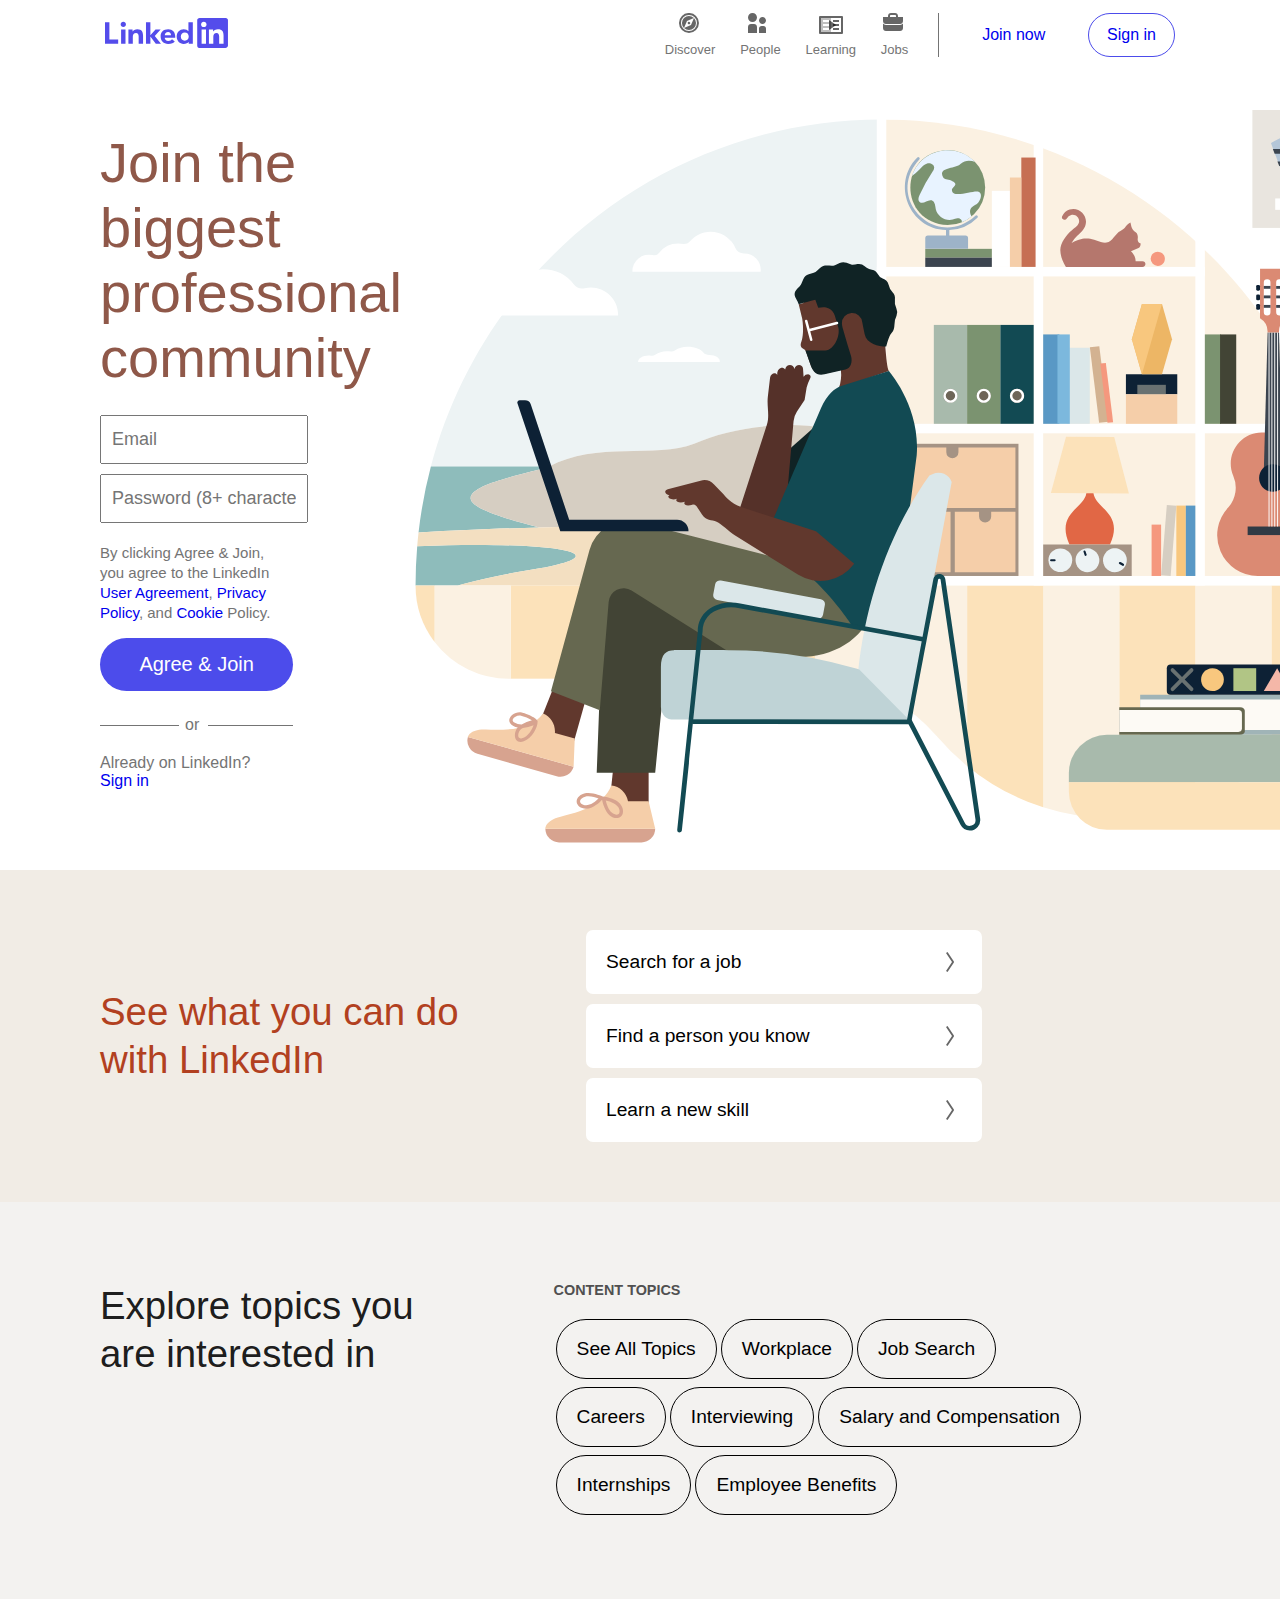
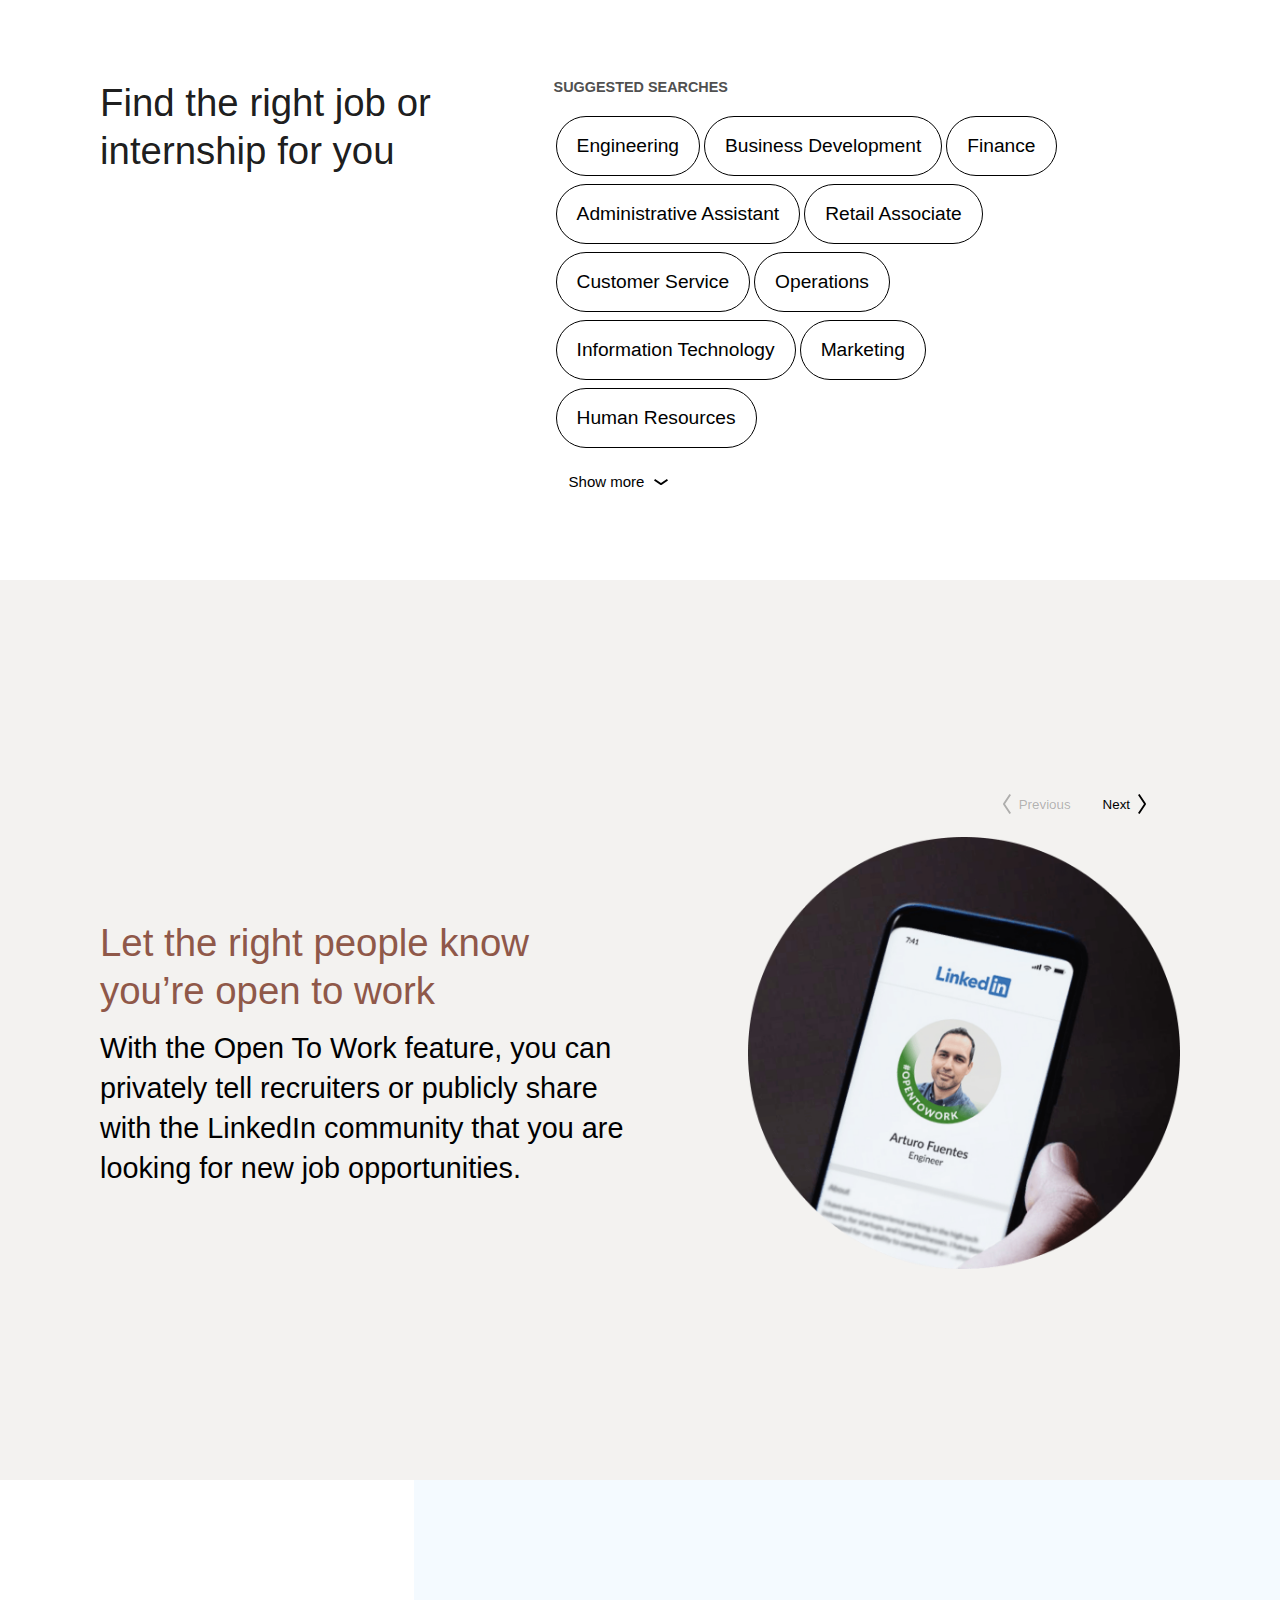
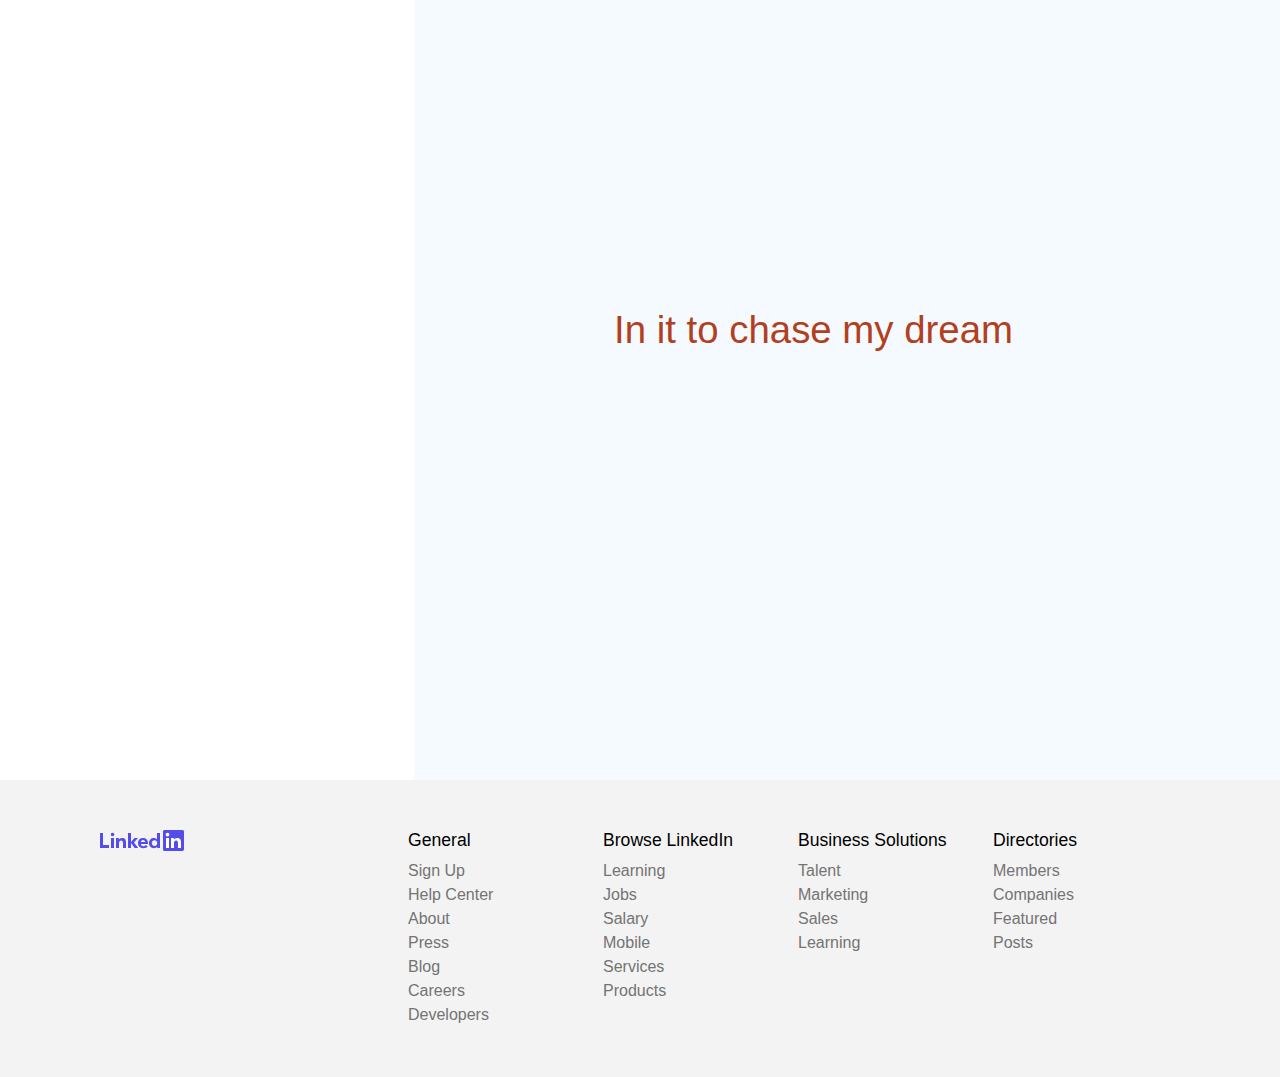
<file: linkedIn/index.html>
<!DOCTYPE html>
<html lang="en">
<head>
    <meta charset="UTF-8" />
    <meta http-equiv="X-UA-Compatible" content="IE=edge" />
    <meta name="viewport" content="width=device-width, initial-scale=1.0" />
    <link rel="preconnect" href="https://fonts.googleapis.com">
    <link rel="preconnect" href="https://fonts.gstatic.com" crossorigin>
    <link href="https://fonts.googleapis.com/css2?family=Montserrat:wght@700&display=swap" rel="stylesheet">
    <link rel="stylesheet" href="style.css">
    <title>LinkedIn</title>
</head>
<body>
    <header>
        <nav class="navbar">
          <ul class="nav_list">
            <!-- <li class="nav_list_item logo">Linked<span>in</span></li> -->
            <li class="nav_list_item logo"><img src="./assets/svg/logoA.svg" width="23%" alt="linkedin"></li>
            <li class="nav_list_item items">
              <svg xmlns:xlink="http://www.w3.org/1999/xlink" xmlns="http://www.w3.org/2000/svg" width="24" height="24"
                fill="none" focusable="false" class="lazy-loaded">
                <path
                  d="M18.07 2.93A10 10 0 1 0 3.926 17.07 10 10 0 0 0 18.07 2.93ZM5.34 15.66A8 8 0 1 1 16.66 4.353 8 8 0 0 1 5.34 15.66ZM9 8l-3 7a7 7 0 1 1 9.9-9.9L9 8Zm1.12 2.88a1.24 1.24 0 1 1 1.76-1.747 1.24 1.24 0 0 1-1.76 1.747ZM15.95 15A7 7 0 0 1 6 15l7-3 2.95-6.95a7 7 0 0 1 0 9.95Z"
                  fill="#000000" fill-opacity="0.6"></path>
              </svg>
              <span>
                Discover
              </span>
            </li>
            <li class="nav_list_item items">
              <svg xmlns="http://www.w3.org/2000/svg" width="24" height="24" fill="none" focusable="true" class="">
                <path
                  d="M9 14v6H0v-6c0-1.7 1.3-3 3-3h3c1.7 0 3 1.3 3 3Zm5.5-3c1.9 0 3.5-1.6 3.5-3.5S16.4 4 14.5 4 11 5.6 11 7.5s1.6 3.5 3.5 3.5Zm1 2h-2c-1.4 0-2.5 1.1-2.5 2.5V20h7v-4.5c0-1.4-1.1-2.5-2.5-2.5ZM4.5 0C2 0 0 2 0 4.5S2 9 4.5 9 9 7 9 4.5 7 0 4.5 0Z"
                  fill="#000000" fill-opacity="0.6"></path>
              </svg>
              <span>
                People
              </span>
            </li>
            <li class="nav_list_item items">
              <svg xmlns="http://www.w3.org/2000/svg" width="24" height="24" fill="none" focusable="false" class="lazy-loaded">
                <path fill-rule="evenodd" clip-rule="evenodd"
                  d="M23 3H1a1 1 0 0 0-1 1v16a1 1 0 0 0 1 1h22a1 1 0 0 0 1-1V4a1 1 0 0 0-1-1ZM2 19h20V5H2v14Z"
                  fill="#000000" fill-opacity="0.6"></path>
                <path fill-rule="evenodd" clip-rule="evenodd" d="M4 9h6V7H4v2Zm0 4h6v-2H4v2Zm0 4h6v-2H4v2Zm-2 2h10V5H2v14Z"
                  fill="#000000" fill-opacity="0.25"></path>
                <path fill-rule="evenodd" clip-rule="evenodd" d="M14 9h6V7h-6v2Zm0 4h6v-2h-6v2Zm6 4h-6v-2h6v2Z" fill="#000000"
                  fill-opacity="0.6"></path>
                <path fill-rule="evenodd" clip-rule="evenodd"
                  d="M10 7.534v8.933a.28.28 0 0 0 .439.23l6.433-4.436A.307.307 0 0 0 17 12a.305.305 0 0 0-.128-.26l-6.433-4.437a.28.28 0 0 0-.439.23Z"
                  fill="#000000" fill-opacity="0.6"></path>
              </svg>
              <span>
                Learning
              </span>
            </li>
            <li class="nav_list_item items items-n">
              <svg xmlns="http://www.w3.org/2000/svg" width="24" height="24" fill="none" focusable="false" class="lazy-loaded">
                <path
                  d="M15 4V3c0-1.7-1.3-3-3-3H8C6.3 0 5 1.3 5 3v1H0v4c0 1.7 1.3 3 3 3h14c1.7 0 3-1.3 3-3V4h-5ZM7 3c0-.6.4-1 1-1h4c.6 0 1 .4 1 1v1H7V3Zm10 9c1.2 0 2.3-.5 3-1.4V15c0 1.7-1.3 3-3 3H3c-1.7 0-3-1.3-3-3v-4.4c.7.9 1.8 1.4 3 1.4h14Z"
                  fill="#000000" fill-opacity="0.6"></path>
              </svg>
              <span>
                Jobs
              </span>
            </li>
            <li class="nav_list_item btn"><a href="join.html">Join now</a></li>
            <li class="nav_list_item btn-sign"><a href="sign-in.html">Sign in</a></li>
          </ul>
        </nav>
      </header>
      <main>
        <section class="hero">
          <div class="hero_content">
            <h1 class="hero_head">Join the biggest professional community</h1>
            <form class="hero_form">
              <input type="email" name="email" id="email" placeholder="Email">
              <input type="password" name="password" id="password" placeholder="Password (8+ characters)">
              <p class="form_t-c">By clicking Agree & Join, you agree to the LinkedIn <a href="#">User Agreement</a>, <a
                  href="#">Privacy
                  Policy</a>, and <a href="#">Cookie</a>
                Policy.
              </p>
              <button class="form_btn" type="submit">Agree & Join</button>
            </form>
            <p class="form_alter">or &nbsp;</p>
            <div style="width: 60%; display: flex; justify-content: center;">
              <p class="form_login">Already on LinkedIn? <a href="sign-in.html">Sign in</a></p>
            </div>
          </div>
          <img src="./assets/svg/dxf91zhqd2z6b0bwg85ktm5s4.svg" alt="hero" class="hero_img">
        </section>
        <section class="what-to-do">
          <h1 class="what-to-do_head">See what you can do<br />with LinkedIn</h1>
          <div class="what-to-do_cta">
            <div class="what-to-do_btn">
              Search for a job
              <svg xmlns="http://www.w3.org/2000/svg" width="24" height="24" class="artdeco-icon lazy-loaded" focusable="false">
                <path d="M14 12L8 3.06 9.55 2l6.19 9.15a1.5 1.5 0 010 1.69L9.55 22 8 20.94z" fill="rgba(0, 0, 0, 0.6)">
                </path>
              </svg>
            </div>
            <div class="what-to-do_btn">
              Find a person you know
              <svg xmlns="http://www.w3.org/2000/svg" width="24" height="24" class="artdeco-icon lazy-loaded" focusable="false">
                <path d="M14 12L8 3.06 9.55 2l6.19 9.15a1.5 1.5 0 010 1.69L9.55 22 8 20.94z" fill="rgba(0, 0, 0, 0.6)">
                </path>
              </svg>
            </div>
            <div class="what-to-do_btn">
              Learn a new skill
              <svg xmlns="http://www.w3.org/2000/svg" width="24" height="24" class="artdeco-icon lazy-loaded" focusable="false">
                <path d="M14 12L8 3.06 9.55 2l6.19 9.15a1.5 1.5 0 010 1.69L9.55 22 8 20.94z" fill="rgba(0, 0, 0, 0.6)">
                </path>
              </svg>
            </div>
          </div>
          </section>
          <section class="explore">
            <h1 class="explore_head">Explore topics you<br />are interested in</h1>
            <div class="explore_cta">
              <p>CONTENT TOPICS</p>
              <div>
                <a href="#" class="explore_btn">See All Topics</a>
                <a href="#" class="explore_btn">Workplace</a>
                <a href="#" class="explore_btn">Job Search</a>
                <a href="#" class="explore_btn">Careers</a>
                <a href="#" class="explore_btn">Interviewing</a>
                <a href="#" class="explore_btn">Salary and Compensation</a>
                <a href="#" class="explore_btn">Internships</a>
                <a href="#" class="explore_btn">Employee Benefits</a>
              </div>
            </div>
          </section>
          <section class="jobs">
            <h1 class="jobs_head">Find the right job or<br />internship for you</h1>
            <div class="jobs_cta">
              <p>SUGGESTED SEARCHES</p>
              <div>
                <a href="#" class="jobs_btn">Engineering</a>
                <a href="#" class="jobs_btn">Business Development</a>
                <a href="#" class="jobs_btn">Finance</a>
                <a href="#" class="jobs_btn">Administrative Assistant</a>
                <a href="#" class="jobs_btn">Retail Associate</a>
                <a href="#" class="jobs_btn">Customer Service</a>
                <a href="#" class="jobs_btn">Operations</a>
                <a href="#" class="jobs_btn">Information Technology</a>
                <a href="#" class="jobs_btn">Marketing</a>
                <a href="#" class="jobs_btn">Human Resources</a>
              </div>
              <button class="jobs_more">
                Show more&nbsp;&nbsp;
                <svg xmlns="http://www.w3.org/2000/svg" width="16" height="16" preserveAspectRatio="xMinYMin meet"
                  focusable="false" class="lazy-loaded">
                  <path d="M8 9l5.93-4L15 6.54l-6.15 4.2a1.5 1.5 0 01-1.69 0L1 6.54 2.07 5z" fill="currentColor"></path>
                </svg>
              </button>
            </div>
          </section>
          <section class="testimonial">
            <div class="test_controll">
              <button class="test-controll_left" disabled>
                <svg xmlns="http://www.w3.org/2000/svg" xmlns:xlink="http://www.w3.org/1999/xlink" version="1.1"
                  viewBox="0 0 24 24" width="24px" height="24px" x="0" y="0" preserveAspectRatio="xMinYMin meet"
                  class="artdeco-icon lazy-loaded" focusable="false">
                  <path d="M10,12l6,8.94L14.45,22,8.26,12.85a1.5,1.5,0,0,1,0-1.69L14.45,2,16,3.06Z" class="large-icon"
                    style="fill: currentColor"></path>
                </svg>
                Previous
              </button>
              <button class="test-controll_right">
                Next
                <svg xmlns="http://www.w3.org/2000/svg" xmlns:xlink="http://www.w3.org/1999/xlink" version="1.1"
                  viewBox="0 0 24 24" width="24px" height="24px" x="0" y="0" preserveAspectRatio="xMinYMin meet"
                  class="artdeco-icon lazy-loaded" focusable="false">
                  <path d="M14,12L8,3.06,9.55,2l6.19,9.15a1.5,1.5,0,0,1,0,1.69L9.55,22,8,20.94Z" class="large-icon"
                    style="fill: currentColor"></path>
                </svg>
              </button>
            </div>
            <div class="test">
              <div class="test_content">
                <h2>Let the right people know you’re open to work</h2>
                <h3>With the Open To Work feature, you can privately tell recruiters or publicly share with the LinkedIn
                  community
                  that you
                  are looking for new job opportunities.</h3>
              </div>
              <img src="./assets/img/testImg.png" class="test_profile"></img>
            </div>
          </section>
          <section class="dream">
            <div class="dream_show">
              <iframe src="https://www.youtube.com/embed/IlYUUN8rL_Y" frameborder="0"></iframe>
            </div>
            <div class="dream_content">
              <h2>In it to chase my dream</h2>
            </div>
          </section>
      </main>
      <footer>
        <div class="footer_logo">
          <img src="./assets/svg/logo.svg" alt="hero">
        </div>
        <div class="footer_general">
          <p>General</p>
          <a href="#">Sign Up</a>
          <a href="#">Help Center</a>
          <a href="#">About</a>
          <a href="#">Press</a>
          <a href="#">Blog</a>
          <a href="#">Careers</a>
          <a href="#">Developers</a>
        </div>
        <div class="footer_browse">
          <p>Browse LinkedIn</p>
          <a href="#">Learning</a>
          <a href="#">Jobs</a>
          <a href="#">Salary</a>
          <a href="#">Mobile</a>
          <a href="#">Services</a>
          <a href="#">Products</a>
        </div>
        <div class="footer_business">
          <p>Business Solutions</p>
          <a href="#">Talent</a>
          <a href="#">Marketing</a>
          <a href="#">Sales</a>
          <a href="#">Learning</a>
        </div>
        <div class="footer_directories">
          <p>Directories</p>
          <a href="#">Members</a>
          <a href="#">Companies</a>
          <a href="#">Featured</a>
          <a href="#">Posts</a>
        </div>
      </footer>
</body>
</html>
</file>
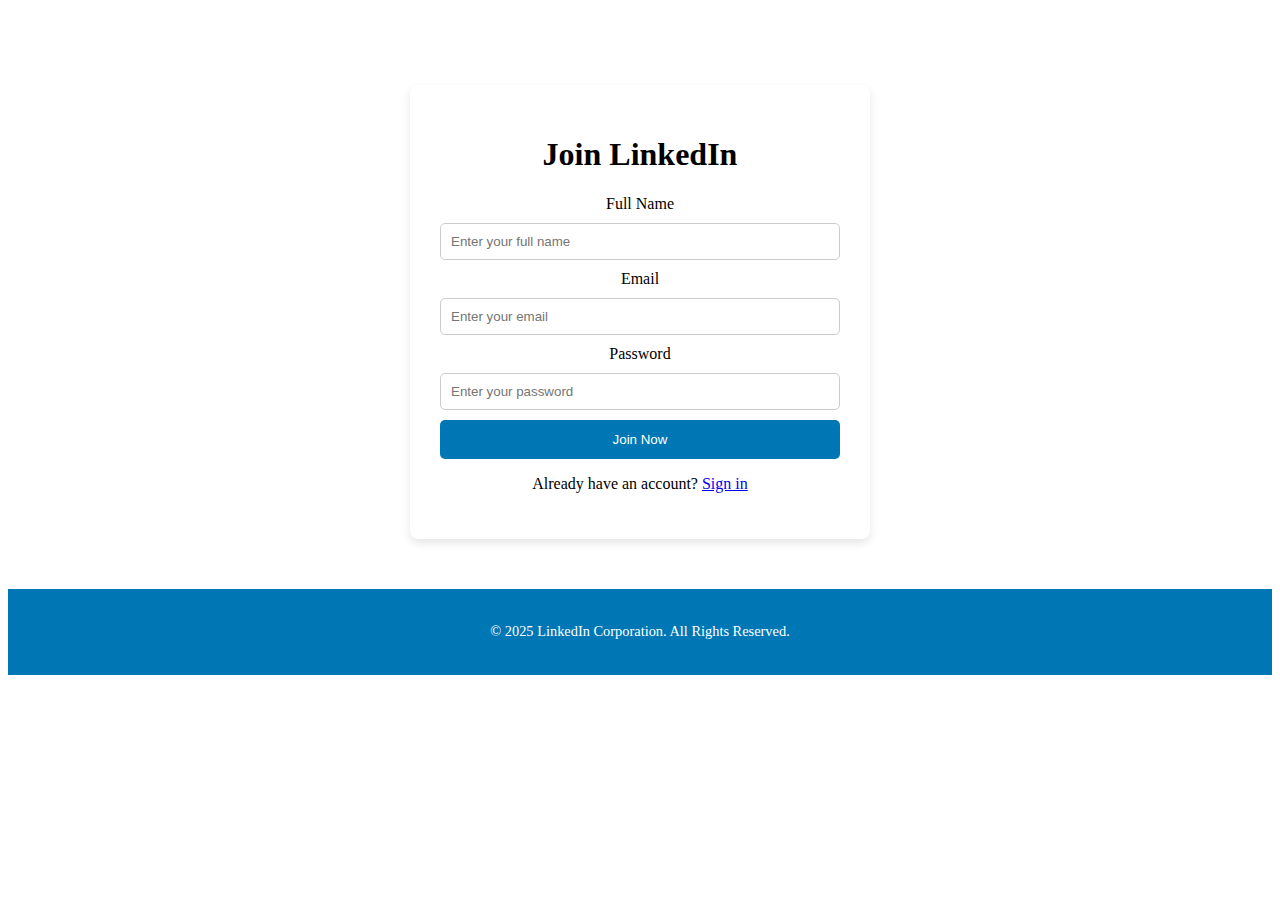
<file: linkedIn/join.html>
<!DOCTYPE html>
<html lang="en">
<head>
    <meta charset="UTF-8">
    <meta name="viewport" content="width=device-width, initial-scale=1.0">
    <title>Join Us | LinkedIn</title>
    <link rel="stylesheet" href="join-sign.css">
</head>
<body>
    <header>
        <nav>
            <div class="logo">
                <a href="index.html">LinkedIn</a>
            </div>
        </nav>
    </header>

    <section class="auth-section">
        <div class="auth-container">
            <h1>Join LinkedIn</h1>
            <form action="" method="post">
                <label for="name">Full Name</label>
                <input type="text" id="name" name="name" required placeholder="Enter your full name">

                <label for="email">Email</label>
                <input type="email" id="email" name="email" required placeholder="Enter your email">

                <label for="password">Password</label>
                <input type="password" id="password" name="password" required placeholder="Enter your password">
                
                <button type="submit">Join Now</button>
            </form>
            <p>Already have an account? <a href="sign-in.html">Sign in</a></p>
        </div>
    </section>

    <footer>
        <p>&copy; 2025 LinkedIn Corporation. All Rights Reserved.</p>
    </footer>
</body>
</html>
</file>
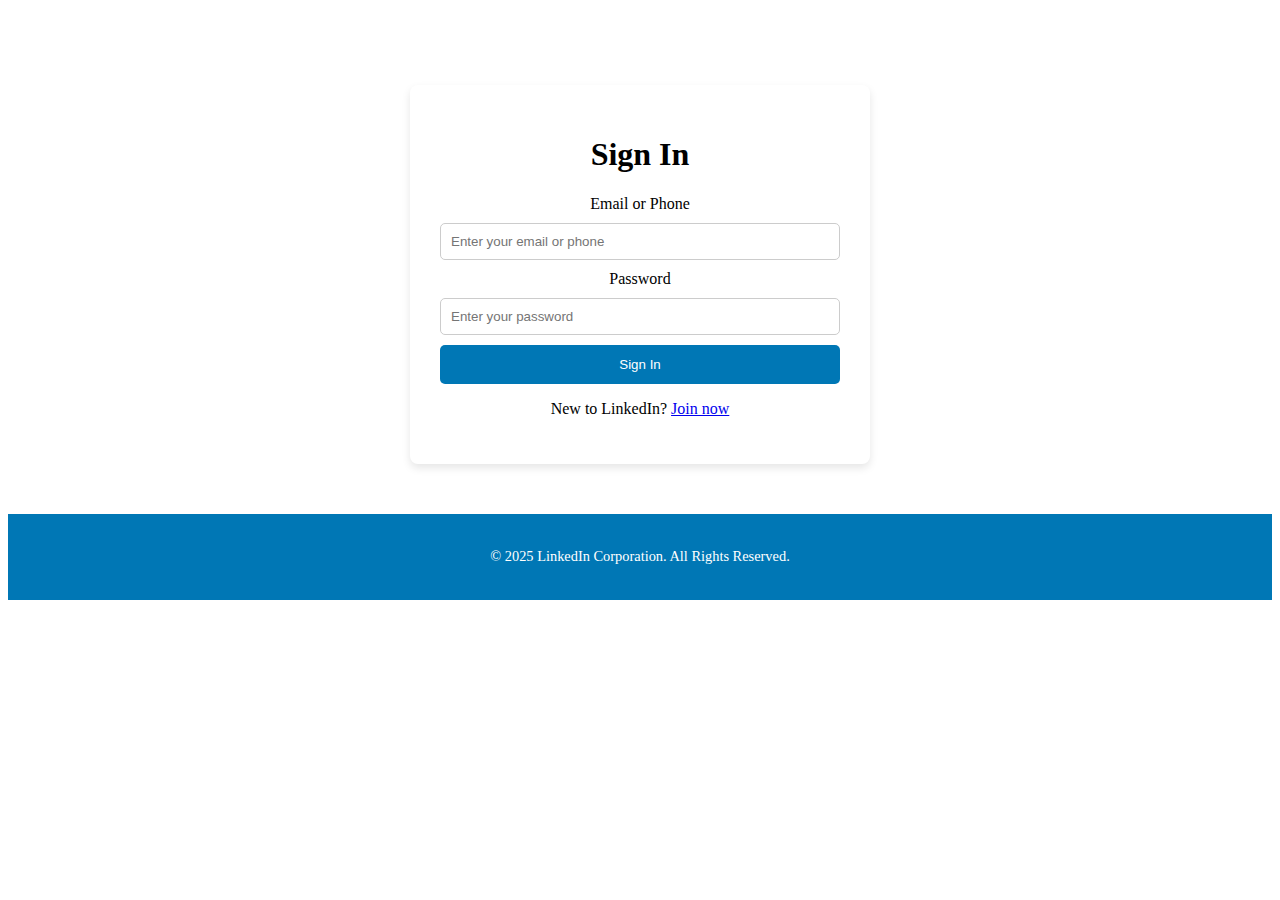
<file: linkedIn/sign-in.html>
<!DOCTYPE html>
<html lang="en">
<head>
    <meta charset="UTF-8">
    <meta name="viewport" content="width=device-width, initial-scale=1.0">
    <title>Sign In | LinkedIn</title>
    <link rel="stylesheet" href="join-sign.css">
</head>
<body>
    <header>
        <nav>
            <div class="logo">
                <a href="index.html">LinkedIn</a>
            </div>
        </nav>
    </header>

    <section class="auth-section">
        <div class="auth-container">
            <h1>Sign In</h1>
            <form action="" method="post">
                <label for="email">Email or Phone</label>
                <input type="email" id="email" name="email" required placeholder="Enter your email or phone">
                
                <label for="password">Password</label>
                <input type="password" id="password" name="password" required placeholder="Enter your password">
                
                <button type="submit">Sign In</button>
            </form>
            <p>New to LinkedIn? <a href="join.html">Join now</a></p>
        </div>
    </section>

    <footer>
        <p>&copy; 2025 LinkedIn Corporation. All Rights Reserved.</p>
    </footer>
</body>
</html>
</file>
<file: linkedIn/style.css>
* {
    margin: 0;
  }
  
  body {
    margin: 0;
    padding: 0;
    font-size: 16px;
    font-family: sans-serif;
    background-color: #fff;
  }
  
  /************  Nav bar *******************/
  .navbar {
    padding: 0 100px;
    width: 100%;
    height: 50px;
    box-sizing: border-box;
  }
  
  .nav_list {
    width: 100%;
    height: 100%;
    margin: 10px 0 0;
    padding: 0 5px;
    list-style: none;
    display: flex;
    align-items: center;
    justify-content: space-between;
    box-sizing: border-box;
  }
  
  .nav_list > .logo {
    font-family: "Montserrat", sans-serif;
    width: 50%;
    /* font-size: 1rem; */
    /* color: rgb(76, 76, 235); */
    font-weight: 900;
  }
  
  .nav_list > .logo > span {
    background: rgb(76, 76, 235);
    color: white;
    border-radius: 4px;
    padding: 0 5px;
  }
  
  .nav_list > .items {
    display: flex;
    flex-direction: column;
    justify-content: center;
    align-items: center;
  }
  
  .nav_list > .items > span {
    margin-top: 5px;
    font-size: 13px;
    color: rgb(116, 116, 116);
  }
  
  .nav_list > .items-n {
    padding-right: 30px;
    border-right: solid rgb(116, 116, 116) 1.5px;
  }
  
  .nav_list > .btn {
    font-weight: 540;
    padding: 12px 18px;
    border-radius: 30px;
  }
  
  .nav_list > .btn:hover {
    background-color: rgb(243, 243, 243);
  }
  
  .nav_list > .btn-sign {
    color: rgb(76, 76, 235);
    font-weight: 540;
    padding: 12px 18px;
    border-radius: 30px;
    border: solid rgb(76, 76, 235) 1.5px;
  }
  
  .nav_list > .btn-sign:hover {
    background-color: rgb(244, 255, 255);
  }
  
  .nav_list_item {
    cursor: pointer;
    
  }
  .nav_list_item a {
    text-decoration: none;
    
  }

  /************  Nav bar ended *******************/

/************  Hero section *******************/
.hero {
  height: 90vh;
  display: flex;
  padding: 50px 0 0;
  overflow-x: hidden;
  box-sizing: border-box;
}

.hero_img {
  margin-left: auto;
  margin-right: -6%;
}

.hero_content {
  padding: 20px 0 0 100px;
}

.hero_head {
  color: #8f5849;
  font-size: 3.5rem;
  font-weight: 50;
}

.hero_form {
  margin-top: 20px;
  width: 60%;
}

.hero_form > input {
  width: 100%;
  height: 25px;
  font-size: 18px;
  font-weight: lighter;
  padding: 10px;
  margin: 5px 0;
}

.hero_form > input:focus {
  outline: 1px solid rgb(76, 76, 235);
}

.form_t-c {
  font-size: 15px;
  line-height: 20px;
  margin: 15px 0;
  color: rgb(116, 116, 116);
}

.form_t-c > a {
  text-decoration: none;
}

.hero_form > button {
  width: 105%;
  color: white;
  font-size: 20px;
  padding: 15px 20px;
  border-radius: 50px;
  background-color: rgb(76, 76, 235);
  border: none;
  cursor: pointer;
  box-sizing: border-box;
}

.form_alter {
  position: relative;
  width: 63%;
  margin-top: 25px;
  z-index: 1;
  overflow: hidden;
  text-align: center;
  color: rgb(116, 116, 116);
}
.form_alter:before,
.form_alter:after {
  position: absolute;
  top: 51%;
  overflow: hidden;
  width: 47%;
  height: 1px;
  content: "\a0";
  background-color: rgb(116, 116, 116);
}
.form_alter:before {
  margin-left: -50%;
  text-align: right;
}

.form_login {
  margin-top: 20px;
  color: rgb(116, 116, 116);
}

.form_login > a {
  text-decoration: none;
}


/************  What to do  *******************/
.what-to-do {
  background-color: #f1ece5;
  padding: 50px 100px;
  display: flex;
  align-items: center;
  box-sizing: border-box;
}

.what-to-do_head {
  color: #b24020;
  font-size: 2.4rem;
  font-weight: 50;
  line-height: 3rem;
  width: 45%;
}

.what-to-do_cta {
  width: 33%;
}

.what-to-do_btn {
  background-color: white;
  padding: 20px;
  margin: 10px 0;
  border-radius: 7px;
  font-size: 1.2rem;
  width: 100%;
  display: flex;
  justify-content: space-between;
  align-items: center;
  cursor: pointer;
}

.what-to-do_btn:hover {
  box-shadow: 1px 5px 15px rgba(66, 66, 66, 0.384);
}
/************  What to do ended  *******************/

/************  explore  *******************/
.explore {
  background-color: #f3f2f0;
  padding: 80px 100px;
  display: flex;
  /* align-items: center; */
  box-sizing: border-box;
}

.explore_head {
  color: rgba(0, 0, 0, 0.9);
  font-size: 2.4rem;
  font-weight: 50;
  line-height: 3rem;
  width: 42%;
}

.explore_cta {
  width: 50%;
}

.explore_cta > p {
  color: rgb(80, 80, 80);
  font-weight: 550;
  font-size: 0.9rem;
  margin-bottom: 17px;
}

.explore_cta > div {
  display: flex;
  flex-wrap: wrap;
}

.explore_btn {
  text-decoration: none;
  width: fit-content;
  margin: 4px 2px;
  font-size: 1.2rem;
  color: rgb(0, 0, 0);
  padding: 18px 20px;
  border-radius: 30px;
  border: solid rgb(0, 0, 0) 1.5px;
}

.explore_btn:hover {
  background-color: rgba(82, 82, 82, 0.055);
}
/************  explore ended  *******************/
/************  jobs  *******************/
.jobs {
  background-color: #ffffff;
  padding: 80px 100px;
  display: flex;
  /* align-items: center; */
  box-sizing: border-box;
}

.jobs_head {
  color: rgba(0, 0, 0, 0.9);
  font-size: 2.4rem;
  font-weight: 50;
  line-height: 3rem;
  width: 42%;
}

.jobs_cta {
  width: 52%;
}

.jobs_cta > p {
  color: rgb(80, 80, 80);
  font-weight: 550;
  font-size: 0.9rem;
  margin-bottom: 17px;
}

.jobs_cta > div {
  display: flex;
  flex-wrap: wrap;
}

.jobs_btn {
  text-decoration: none;
  width: fit-content;
  margin: 4px 2px;
  font-size: 1.2rem;
  color: rgb(0, 0, 0);
  padding: 18px 20px;
  border-radius: 30px;
  border: solid rgb(0, 0, 0) 1.5px;
}

.jobs_btn:hover {
  background-color: rgba(82, 82, 82, 0.055);
}

.jobs_more {
  color: rgb(0, 0, 0);
  font-size: 15px;
  padding: 10px 15px;
  margin-top: 10px;
  background-color: white;
  border: none;
  cursor: pointer;
  box-sizing: border-box;

  display: flex;
  justify-content: space-between;
  align-items: center;
}

.jobs_more > svg {
  margin-top: 2px;
}

.jobs_more:hover {
  background-color: rgb(233, 233, 233);
}
/************  jobs ended  *******************/

/************  testmonial ended  *******************/
.testimonial {
  background-color: #f3f2f0;
  padding: 80px 100px;
  min-height: 100vh;
  display: flex;
  flex-direction: column;
  justify-content: center;
  box-sizing: border-box;
}

.test_controll {
  width: 100%;
  margin-bottom: 20px;
  display: flex;
  justify-content: end;
  align-items: center;
  box-sizing: border-box;
}

.test-controll_left,
.test-controll_right {
  margin-right: 20px;
  display: flex;
  justify-content: space-between;
  align-items: center;
  background-color: #f3f2f0;
  cursor: pointer;
  border: none;
}

.test {
  display: flex;
  align-items: center;
  justify-content: space-between;
}

.test_content {
  width: 50%;
}

.test_content > h2 {
  color: #8f5849;
  font-size: 2.4rem;
  font-weight: 50;
  line-height: 3rem;
}

.test_content > h3 {
  margin-top: 13px;
  color: #000000;
  font-size: 1.8rem;
  font-weight: lighter;
  line-height: 2.5rem;
}

.test_profile {
  width: 40%;
}
/************  testmonial ended  *******************/

/************  dream  *******************/
.dream {
  background-color: #ffffff;
  display: flex;
  box-sizing: border-box;
}

.dream_show {
  width: 30%;
  min-height: 100vh;
  padding: 80px 0 80px 100px;
  display: flex;
  align-items: center;
  box-sizing: border-box;
}

.dream_show > iframe {
  margin: 0 -200px 0 auto;
  width: 700px;
  height: 350px;
  border-radius: 5px;
  z-index: 1;
}

.dream_content {
  width: 70%;
  padding: 80px 100px 80px 200px;
  margin-left: 30px;
  display: flex;
  align-items: center;
  background-color: #f4faff;
  box-sizing: border-box;
}

.dream_content > h2 {
  font-size: 2.4rem;
  font-weight: lighter;
  color: #b24020;
}
/************  dream ended  *******************/

/************  footer  *******************/
footer {
  padding: 50px 100px;
  display: grid;
  column-gap: 8px;
  grid-template-columns: repeat(5, 1fr);
  background-color: #f3f3f3;
}

footer > div {
  display: flex;
  flex-direction: column;
}

footer > div > p {
  font-size: 1.1rem;
  margin-bottom: 8px;
}

footer > div > a {
  text-decoration: none;
  color: rgb(116, 116, 116);
  margin: 3px 0;
}

footer > div > a:hover {
  color: rgb(76, 76, 235);
}

/************  footer ended  *******************/
</file>
<file: linkedIn/join-sign.css>
nav .logo a {
    font-size: 1.5em;
    font-weight: bold;
    text-decoration: none;
    color: white;
}

.auth-section {
    padding: 50px 0;
    text-align: center;
}

.auth-container {
    width: 400px;
    margin: 0 auto;
    padding: 30px;
    background-color: white;
    border-radius: 8px;
    box-shadow: 0 4px 8px rgba(0, 0, 0, 0.1);
}

.auth-container form {
    display: flex;
    flex-direction: column;
}

.auth-container input {
    padding: 10px;
    margin: 10px 0;
    border: 1px solid #ccc;
    border-radius: 5px;
}

.auth-container button {
    background-color: #0077b5;
    color: white;
    padding: 12px;
    border: none;
    border-radius: 5px;
    cursor: pointer;
}

.auth-container button:hover {
    background-color: #005f88;
}
footer {
    background-color: #0077b5;
    color: white;
    text-align: center;
    padding: 20px 0;
}

footer p {
    font-size: 0.9em;
}
</file>
